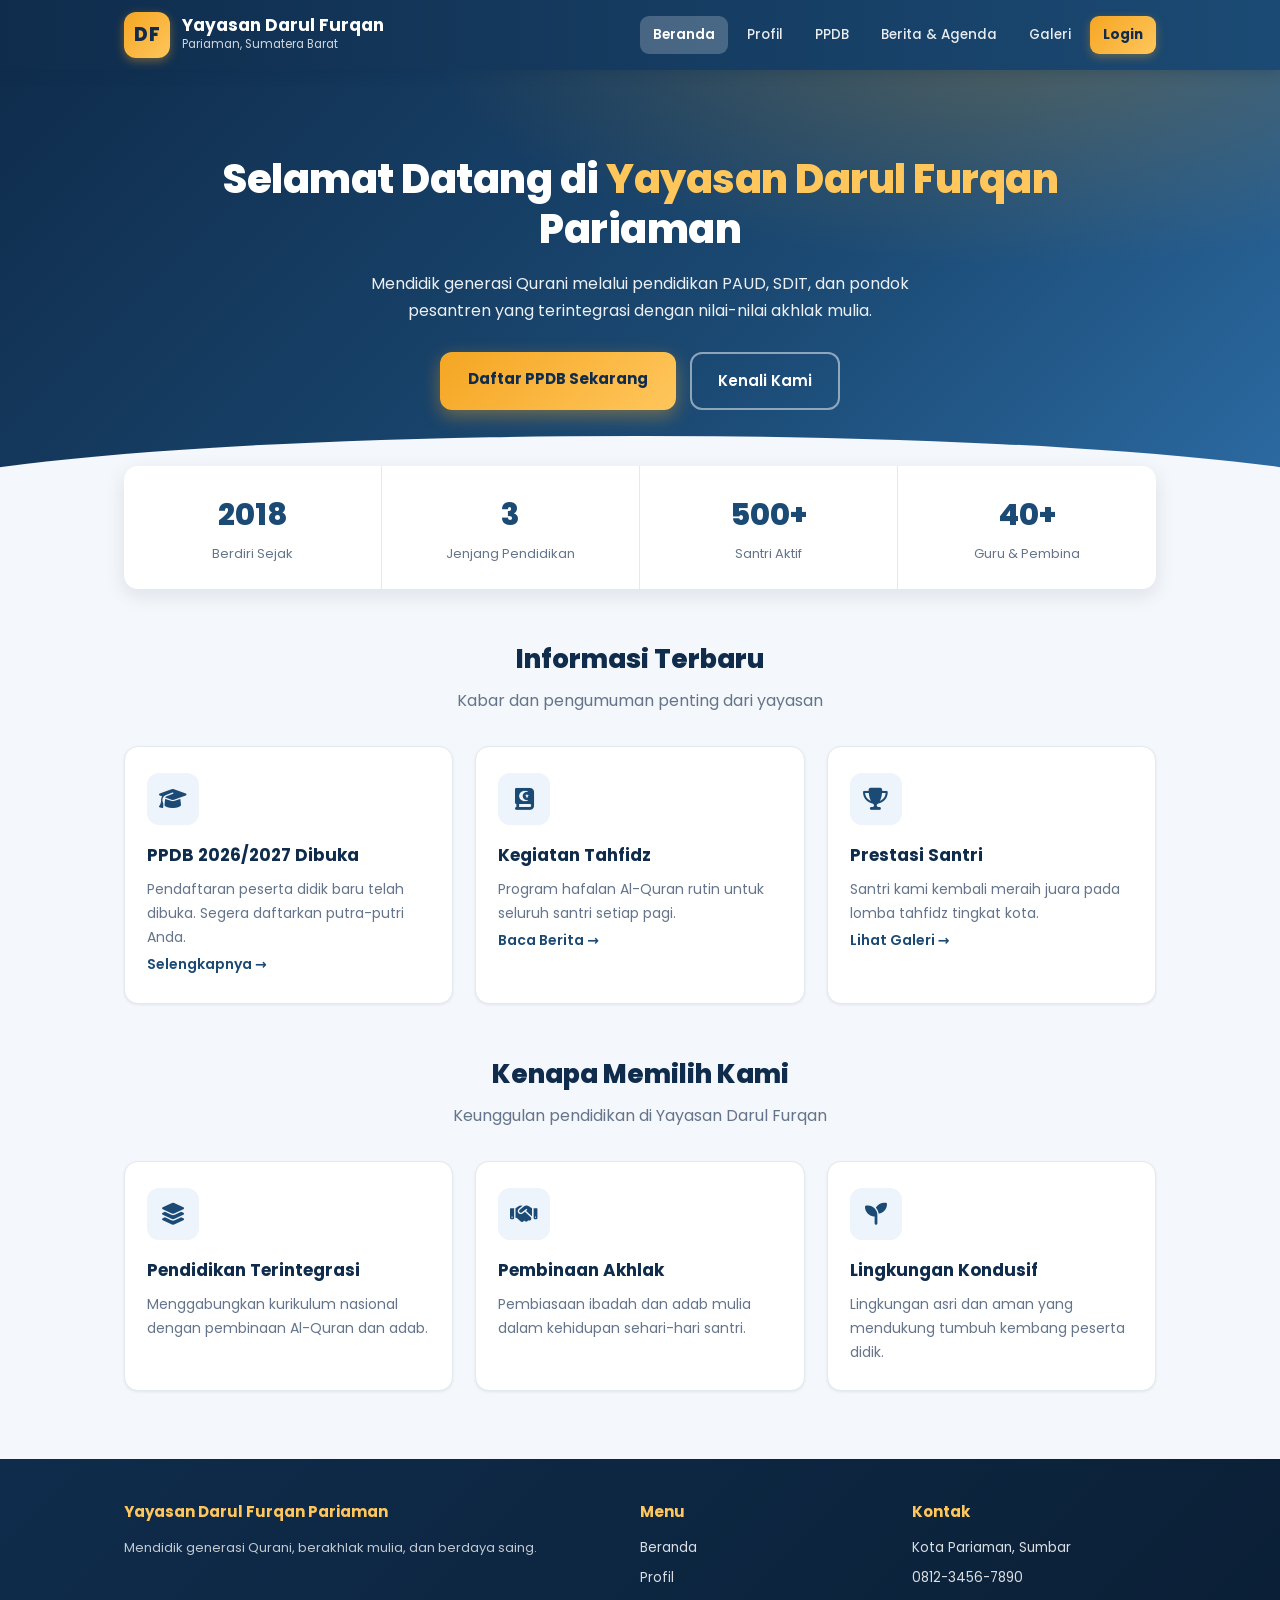
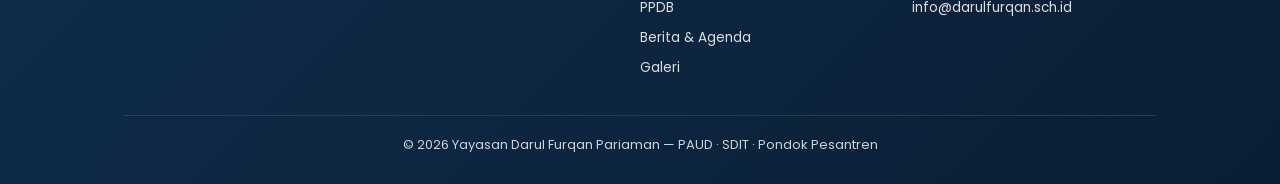
<file: index.html>
<!DOCTYPE html>
<html lang="id">
<head>
<meta charset="UTF-8">
<meta name="viewport" content="width=device-width, initial-scale=1.0">
<title>Yayasan Darul Furqan Pariaman</title>
<link rel="preconnect" href="https://fonts.googleapis.com">
<link rel="preconnect" href="https://fonts.gstatic.com" crossorigin>
<link href="https://fonts.googleapis.com/css2?family=Poppins:wght@400;500;600;700;800&display=swap" rel="stylesheet">
<link rel="stylesheet" href="https://cdnjs.cloudflare.com/ajax/libs/font-awesome/6.5.1/css/all.min.css">
<link rel="stylesheet" href="style.css">
</head>
<body>
<header class="topbar">
  <div class="container topbar-inner">
    <div class="brand">
      <span class="logo">DF</span>
      <div>
        <div class="brand-name">Yayasan Darul Furqan</div>
        <div class="brand-sub">Pariaman, Sumatera Barat</div>
      </div>
    </div>
    <nav class="nav">
      <a href="index.html" class="active">Beranda</a>
      <a href="profil.html">Profil</a>
      <a href="ppdb.html">PPDB</a>
      <a href="berita.html">Berita &amp; Agenda</a>
      <a href="galeri.html">Galeri</a>
      <a href="login.html" class="btn-login">Login</a>
    </nav>
  </div>
</header>

<section class="hero">
  <div class="container">
    <h1>Selamat Datang di <span class="hl">Yayasan Darul Furqan</span> Pariaman</h1>
    <p>Mendidik generasi Qurani melalui pendidikan PAUD, SDIT, dan pondok pesantren yang terintegrasi dengan nilai-nilai akhlak mulia.</p>
    <div class="hero-actions">
      <a href="ppdb.html" class="btn-primary">Daftar PPDB Sekarang</a>
      <a href="profil.html" class="btn-ghost">Kenali Kami</a>
    </div>
  </div>
</section>

<section class="container">
  <div class="stats">
    <div class="stat"><div class="num">2018</div><div class="lbl">Berdiri Sejak</div></div>
    <div class="stat"><div class="num">3</div><div class="lbl">Jenjang Pendidikan</div></div>
    <div class="stat"><div class="num">500+</div><div class="lbl">Santri Aktif</div></div>
    <div class="stat"><div class="num">40+</div><div class="lbl">Guru &amp; Pembina</div></div>
  </div>
</section>

<section class="section">
  <div class="container">
    <div class="section-head">
      <h2>Informasi Terbaru</h2>
      <p class="sub">Kabar dan pengumuman penting dari yayasan</p>
    </div>
    <div class="card-row">
      <div class="card">
        <div class="icon"><i class="fa-solid fa-graduation-cap"></i></div>
        <h3>PPDB 2026/2027 Dibuka</h3>
        <p>Pendaftaran peserta didik baru telah dibuka. Segera daftarkan putra-putri Anda.</p>
        <a href="ppdb.html">Selengkapnya →</a>
      </div>
      <div class="card">
        <div class="icon"><i class="fa-solid fa-book-quran"></i></div>
        <h3>Kegiatan Tahfidz</h3>
        <p>Program hafalan Al-Quran rutin untuk seluruh santri setiap pagi.</p>
        <a href="berita.html">Baca Berita →</a>
      </div>
      <div class="card">
        <div class="icon"><i class="fa-solid fa-trophy"></i></div>
        <h3>Prestasi Santri</h3>
        <p>Santri kami kembali meraih juara pada lomba tahfidz tingkat kota.</p>
        <a href="galeri.html">Lihat Galeri →</a>
      </div>
    </div>
  </div>
</section>

<section class="section" style="padding-top:0;">
  <div class="container">
    <div class="section-head">
      <h2>Kenapa Memilih Kami</h2>
      <p class="sub">Keunggulan pendidikan di Yayasan Darul Furqan</p>
    </div>
    <div class="card-row">
      <div class="card">
        <div class="icon"><i class="fa-solid fa-layer-group"></i></div>
        <h4>Pendidikan Terintegrasi</h4>
        <p>Menggabungkan kurikulum nasional dengan pembinaan Al-Quran dan adab.</p>
      </div>
      <div class="card">
        <div class="icon"><i class="fa-solid fa-handshake"></i></div>
        <h4>Pembinaan Akhlak</h4>
        <p>Pembiasaan ibadah dan adab mulia dalam kehidupan sehari-hari santri.</p>
      </div>
      <div class="card">
        <div class="icon"><i class="fa-solid fa-seedling"></i></div>
        <h4>Lingkungan Kondusif</h4>
        <p>Lingkungan asri dan aman yang mendukung tumbuh kembang peserta didik.</p>
      </div>
    </div>
  </div>
</section>

<footer>
  <div class="container">
    <div class="footer-grid">
      <div>
        <h4>Yayasan Darul Furqan Pariaman</h4>
        <p class="muted">Mendidik generasi Qurani, berakhlak mulia, dan berdaya saing.</p>
      </div>
      <div>
        <h4>Menu</h4>
        <a href="index.html">Beranda</a>
        <a href="profil.html">Profil</a>
        <a href="ppdb.html">PPDB</a>
        <a href="berita.html">Berita &amp; Agenda</a>
        <a href="galeri.html">Galeri</a>
      </div>
      <div>
        <h4>Kontak</h4>
        <a href="#">Kota Pariaman, Sumbar</a>
        <a href="#">0812-3456-7890</a>
        <a href="#">info@darulfurqan.sch.id</a>
      </div>
    </div>
    <div class="footer-bottom">
      © 2026 Yayasan Darul Furqan Pariaman — PAUD · SDIT · Pondok Pesantren
    </div>
  </div>
</footer>
</body>
</html>
</file>
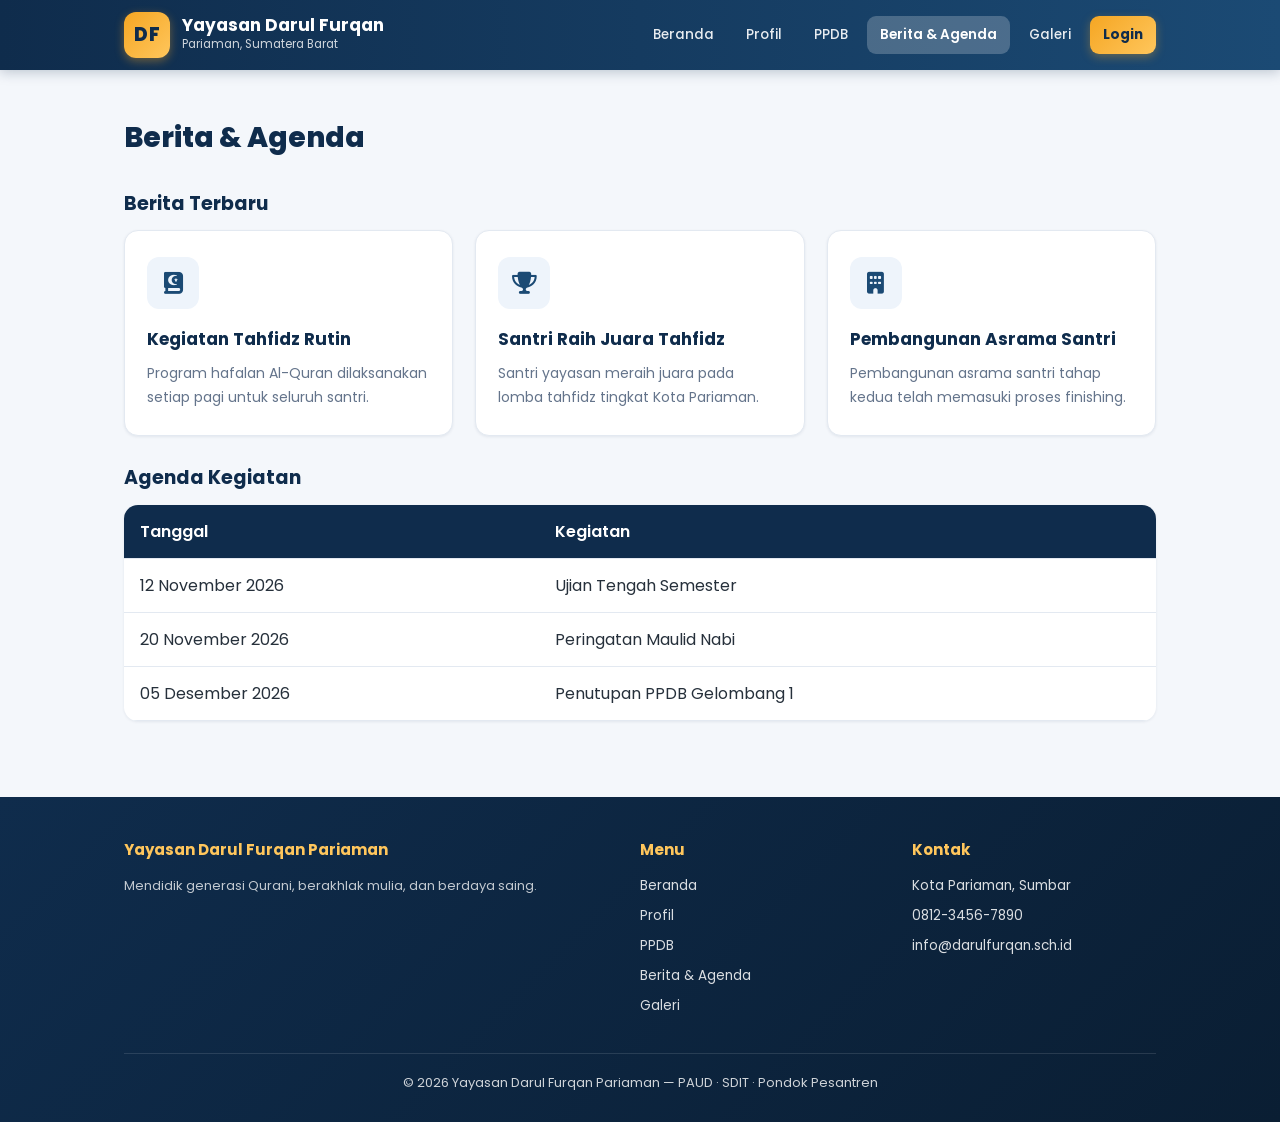
<file: berita.html>
<!DOCTYPE html>
<html lang="id">
<head>
<meta charset="UTF-8">
<meta name="viewport" content="width=device-width, initial-scale=1.0">
<title>Berita & Agenda — Yayasan Darul Furqan Pariaman</title>
<link rel="preconnect" href="https://fonts.googleapis.com">
<link rel="preconnect" href="https://fonts.gstatic.com" crossorigin>
<link href="https://fonts.googleapis.com/css2?family=Poppins:wght@400;500;600;700;800&display=swap" rel="stylesheet">
<link rel="stylesheet" href="https://cdnjs.cloudflare.com/ajax/libs/font-awesome/6.5.1/css/all.min.css">
<link rel="stylesheet" href="style.css">
</head>
<body>
<header class="topbar">
  <div class="container topbar-inner">
    <div class="brand">
      <span class="logo">DF</span>
      <div>
        <div class="brand-name">Yayasan Darul Furqan</div>
        <div class="brand-sub">Pariaman, Sumatera Barat</div>
      </div>
    </div>
    <nav class="nav">
      <a href="index.html">Beranda</a>
      <a href="profil.html">Profil</a>
      <a href="ppdb.html">PPDB</a>
      <a href="berita.html" class="active">Berita &amp; Agenda</a>
      <a href="galeri.html">Galeri</a>
      <a href="login.html" class="btn-login">Login</a>
    </nav>
  </div>
</header>

<section class="page">
  <div class="container">
    <h2>Berita &amp; Agenda</h2>

    <h3>Berita Terbaru</h3>
    <div class="card-row">
      <div class="card">
        <div class="icon"><i class="fa-solid fa-book-quran"></i></div>
        <h4>Kegiatan Tahfidz Rutin</h4>
        <p>Program hafalan Al-Quran dilaksanakan setiap pagi untuk seluruh santri.</p>
      </div>
      <div class="card">
        <div class="icon"><i class="fa-solid fa-trophy"></i></div>
        <h4>Santri Raih Juara Tahfidz</h4>
        <p>Santri yayasan meraih juara pada lomba tahfidz tingkat Kota Pariaman.</p>
      </div>
      <div class="card">
        <div class="icon"><i class="fa-solid fa-building"></i></div>
        <h4>Pembangunan Asrama Santri</h4>
        <p>Pembangunan asrama santri tahap kedua telah memasuki proses finishing.</p>
      </div>
    </div>

    <h3>Agenda Kegiatan</h3>
    <table class="table">
      <thead>
        <tr><th>Tanggal</th><th>Kegiatan</th></tr>
      </thead>
      <tbody>
        <tr><td>12 November 2026</td><td>Ujian Tengah Semester</td></tr>
        <tr><td>20 November 2026</td><td>Peringatan Maulid Nabi</td></tr>
        <tr><td>05 Desember 2026</td><td>Penutupan PPDB Gelombang 1</td></tr>
      </tbody>
    </table>
  </div>
</section>

<footer>
  <div class="container">
    <div class="footer-grid">
      <div><h4>Yayasan Darul Furqan Pariaman</h4><p class="muted">Mendidik generasi Qurani, berakhlak mulia, dan berdaya saing.</p></div>
      <div><h4>Menu</h4><a href="index.html">Beranda</a><a href="profil.html">Profil</a><a href="ppdb.html">PPDB</a><a href="berita.html">Berita &amp; Agenda</a><a href="galeri.html">Galeri</a></div>
      <div><h4>Kontak</h4><a href="#">Kota Pariaman, Sumbar</a><a href="#">0812-3456-7890</a><a href="#">info@darulfurqan.sch.id</a></div>
    </div>
    <div class="footer-bottom">© 2026 Yayasan Darul Furqan Pariaman — PAUD · SDIT · Pondok Pesantren</div>
  </div>
</footer>
</body>
</html>
</file>
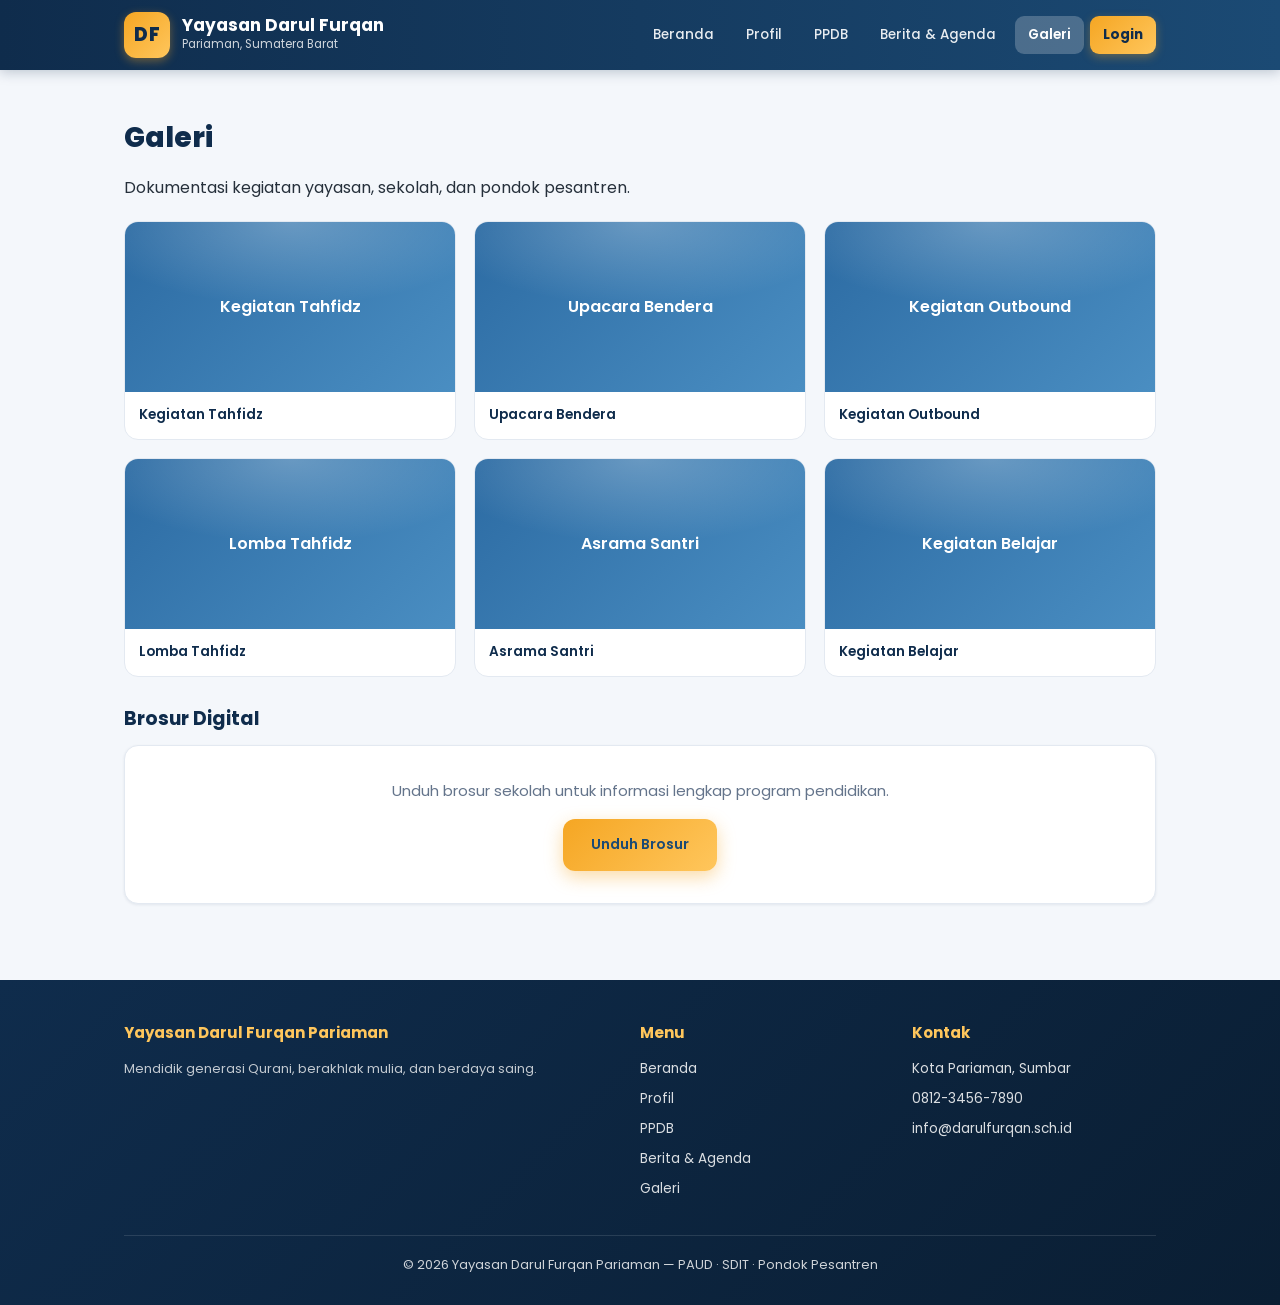
<file: galeri.html>
<!DOCTYPE html>
<html lang="id">
<head>
<meta charset="UTF-8">
<meta name="viewport" content="width=device-width, initial-scale=1.0">
<title>Galeri — Yayasan Darul Furqan Pariaman</title>
<link rel="preconnect" href="https://fonts.googleapis.com">
<link rel="preconnect" href="https://fonts.gstatic.com" crossorigin>
<link href="https://fonts.googleapis.com/css2?family=Poppins:wght@400;500;600;700;800&display=swap" rel="stylesheet">
<link rel="stylesheet" href="https://cdnjs.cloudflare.com/ajax/libs/font-awesome/6.5.1/css/all.min.css">
<link rel="stylesheet" href="style.css">
</head>
<body>
<header class="topbar">
  <div class="container topbar-inner">
    <div class="brand">
      <span class="logo">DF</span>
      <div>
        <div class="brand-name">Yayasan Darul Furqan</div>
        <div class="brand-sub">Pariaman, Sumatera Barat</div>
      </div>
    </div>
    <nav class="nav">
      <a href="index.html">Beranda</a>
      <a href="profil.html">Profil</a>
      <a href="ppdb.html">PPDB</a>
      <a href="berita.html">Berita &amp; Agenda</a>
      <a href="galeri.html" class="active">Galeri</a>
      <a href="login.html" class="btn-login">Login</a>
    </nav>
  </div>
</header>

<section class="page">
  <div class="container">
    <h2>Galeri</h2>
    <p>Dokumentasi kegiatan yayasan, sekolah, dan pondok pesantren.</p>

    <div class="gallery">
      <div class="gallery-item"><div class="gallery-ph">Kegiatan Tahfidz</div><div class="gallery-cap">Kegiatan Tahfidz</div></div>
      <div class="gallery-item"><div class="gallery-ph">Upacara Bendera</div><div class="gallery-cap">Upacara Bendera</div></div>
      <div class="gallery-item"><div class="gallery-ph">Kegiatan Outbound</div><div class="gallery-cap">Kegiatan Outbound</div></div>
      <div class="gallery-item"><div class="gallery-ph">Lomba Tahfidz</div><div class="gallery-cap">Lomba Tahfidz</div></div>
      <div class="gallery-item"><div class="gallery-ph">Asrama Santri</div><div class="gallery-cap">Asrama Santri</div></div>
      <div class="gallery-item"><div class="gallery-ph">Kegiatan Belajar</div><div class="gallery-cap">Kegiatan Belajar</div></div>
    </div>

    <h3>Brosur Digital</h3>
    <div class="card" style="text-align:center; padding:32px;">
      <p style="font-size:15px; margin-bottom:16px;">Unduh brosur sekolah untuk informasi lengkap program pendidikan.</p>
      <a href="#" class="btn-primary">Unduh Brosur</a>
    </div>
  </div>
</section>

<footer>
  <div class="container">
    <div class="footer-grid">
      <div><h4>Yayasan Darul Furqan Pariaman</h4><p class="muted">Mendidik generasi Qurani, berakhlak mulia, dan berdaya saing.</p></div>
      <div><h4>Menu</h4><a href="index.html">Beranda</a><a href="profil.html">Profil</a><a href="ppdb.html">PPDB</a><a href="berita.html">Berita &amp; Agenda</a><a href="galeri.html">Galeri</a></div>
      <div><h4>Kontak</h4><a href="#">Kota Pariaman, Sumbar</a><a href="#">0812-3456-7890</a><a href="#">info@darulfurqan.sch.id</a></div>
    </div>
    <div class="footer-bottom">© 2026 Yayasan Darul Furqan Pariaman — PAUD · SDIT · Pondok Pesantren</div>
  </div>
</footer>
</body>
</html>
</file>
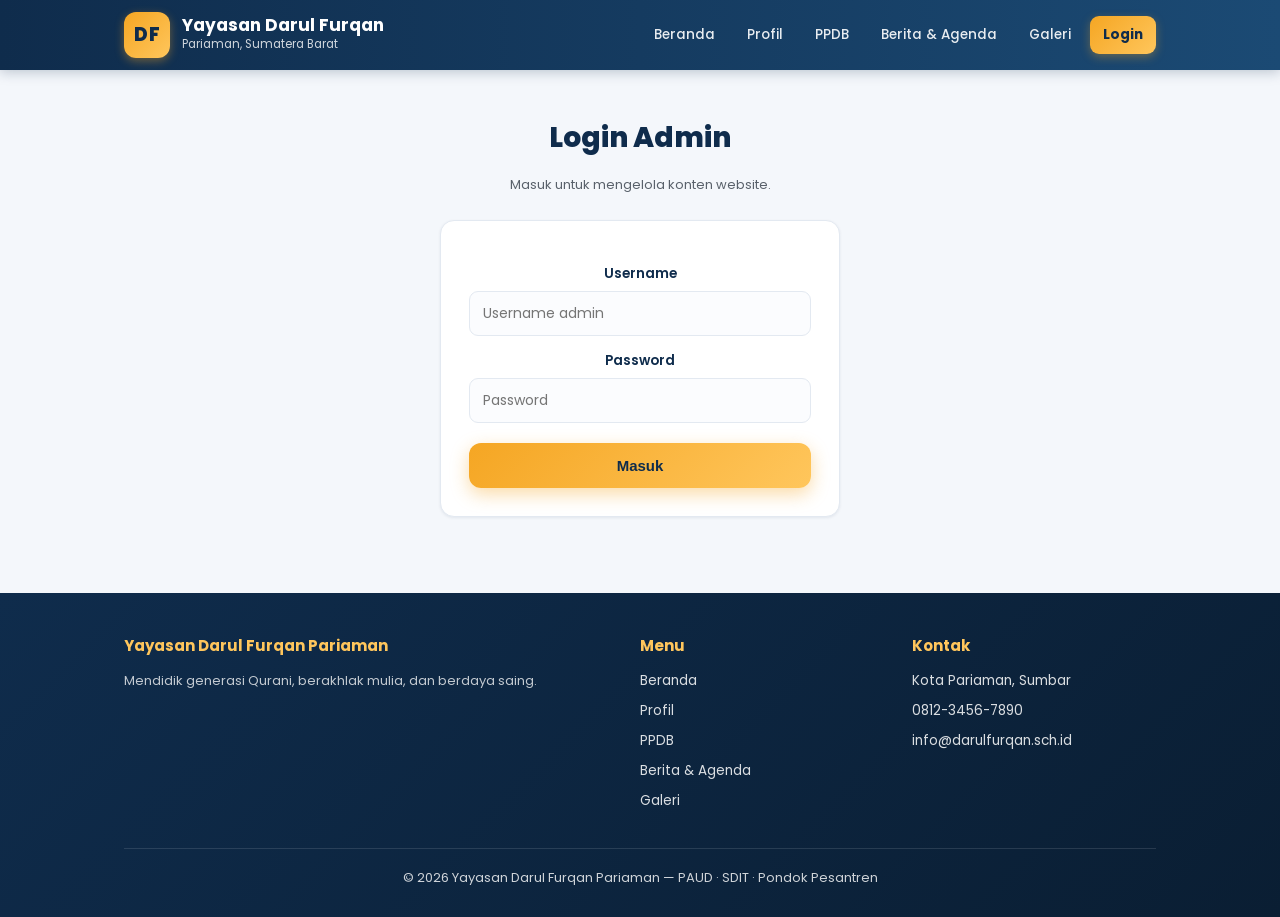
<file: login.html>
<!DOCTYPE html>
<html lang="id">
<head>
<meta charset="UTF-8">
<meta name="viewport" content="width=device-width, initial-scale=1.0">
<title>Login Admin — Yayasan Darul Furqan Pariaman</title>
<link rel="preconnect" href="https://fonts.googleapis.com">
<link rel="preconnect" href="https://fonts.gstatic.com" crossorigin>
<link href="https://fonts.googleapis.com/css2?family=Poppins:wght@400;500;600;700;800&display=swap" rel="stylesheet">
<link rel="stylesheet" href="https://cdnjs.cloudflare.com/ajax/libs/font-awesome/6.5.1/css/all.min.css">
<link rel="stylesheet" href="style.css">
</head>
<body>
<header class="topbar">
  <div class="container topbar-inner">
    <div class="brand">
      <span class="logo">DF</span>
      <div>
        <div class="brand-name">Yayasan Darul Furqan</div>
        <div class="brand-sub">Pariaman, Sumatera Barat</div>
      </div>
    </div>
    <nav class="nav">
      <a href="index.html">Beranda</a>
      <a href="profil.html">Profil</a>
      <a href="ppdb.html">PPDB</a>
      <a href="berita.html">Berita &amp; Agenda</a>
      <a href="galeri.html">Galeri</a>
      <a href="login.html" class="btn-login active">Login</a>
    </nav>
  </div>
</header>

<section class="page login-page">
  <div class="container">
    <h2>Login Admin</h2>
    <p class="muted" style="margin-bottom:24px;">Masuk untuk mengelola konten website.</p>
    <form class="form login-form">
      <label>Username</label>
      <input type="text" placeholder="Username admin">

      <label>Password</label>
      <input type="password" placeholder="Password">

      <button type="button" class="btn-primary">Masuk</button>
    </form>
  </div>
</section>

<footer>
  <div class="container">
    <div class="footer-grid">
      <div><h4>Yayasan Darul Furqan Pariaman</h4><p class="muted">Mendidik generasi Qurani, berakhlak mulia, dan berdaya saing.</p></div>
      <div><h4>Menu</h4><a href="index.html">Beranda</a><a href="profil.html">Profil</a><a href="ppdb.html">PPDB</a><a href="berita.html">Berita &amp; Agenda</a><a href="galeri.html">Galeri</a></div>
      <div><h4>Kontak</h4><a href="#">Kota Pariaman, Sumbar</a><a href="#">0812-3456-7890</a><a href="#">info@darulfurqan.sch.id</a></div>
    </div>
    <div class="footer-bottom">© 2026 Yayasan Darul Furqan Pariaman — PAUD · SDIT · Pondok Pesantren</div>
  </div>
</footer>
</body>
</html>
</file>
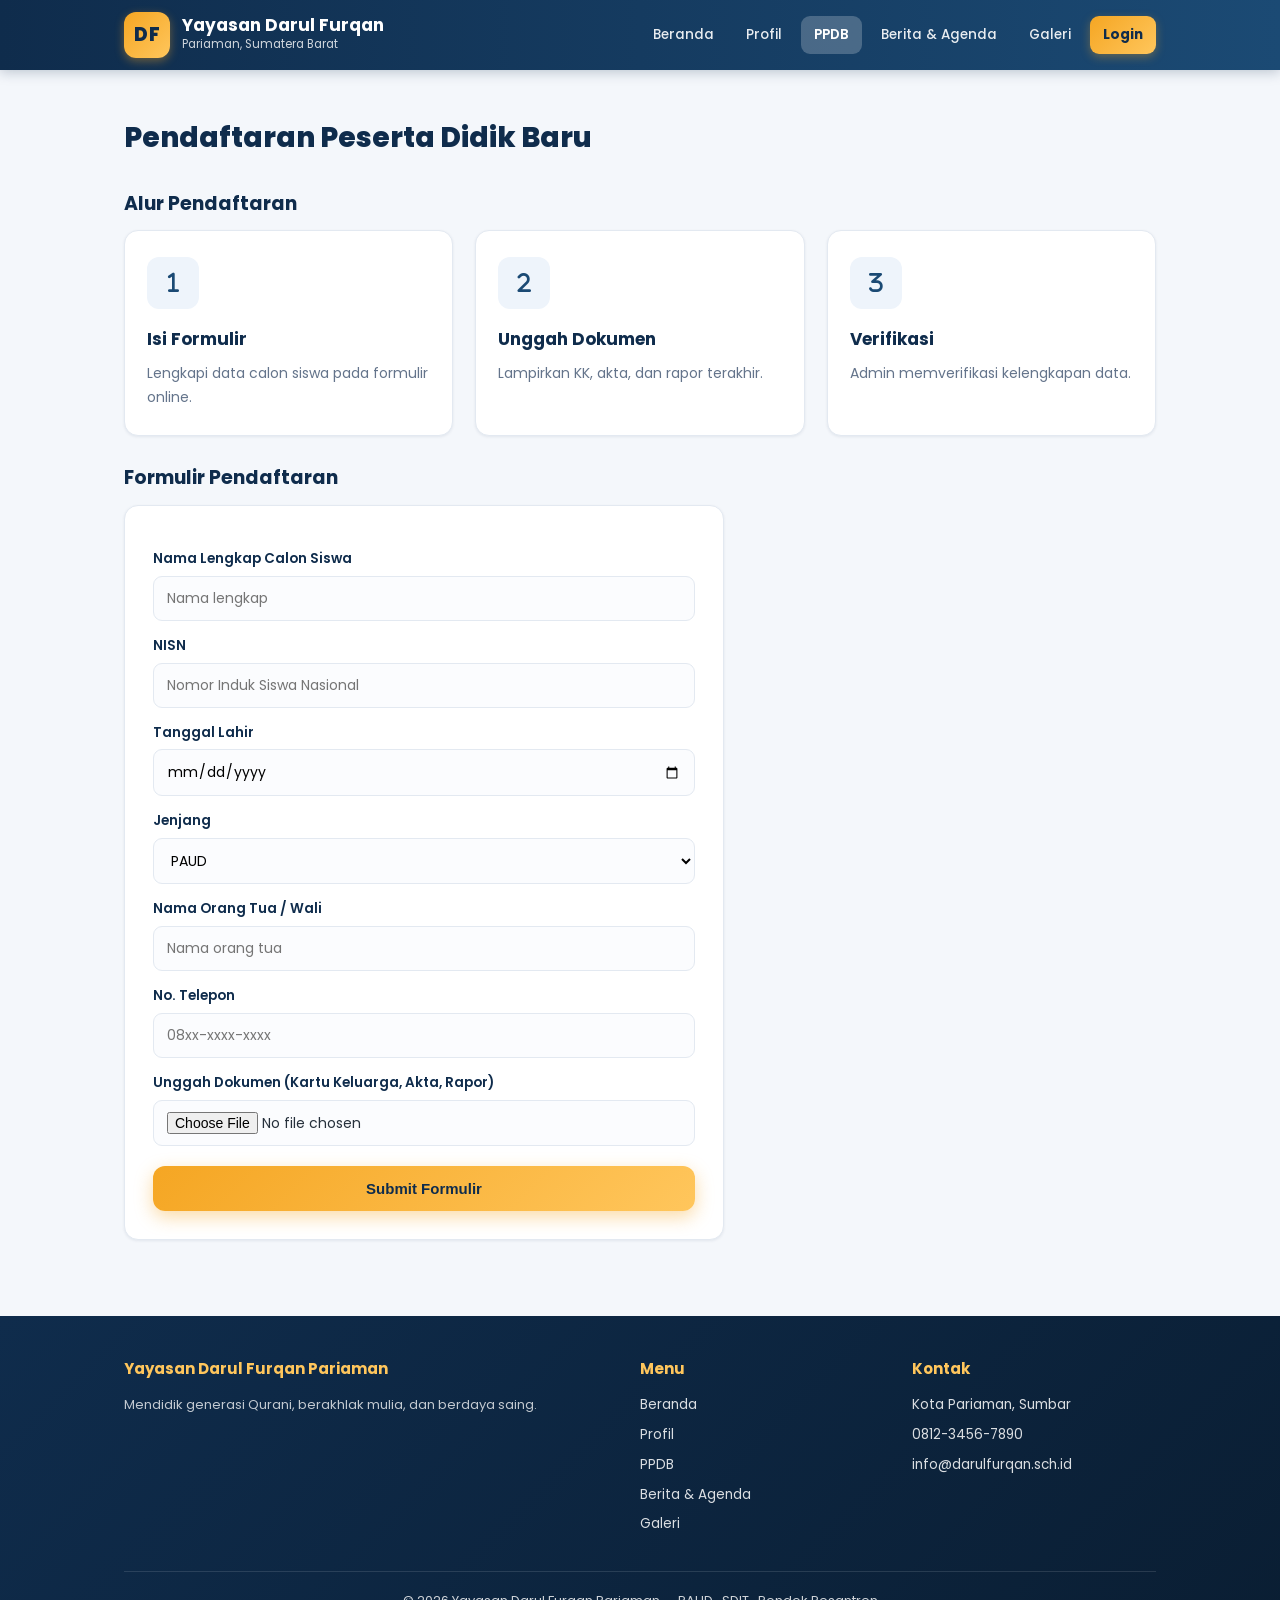
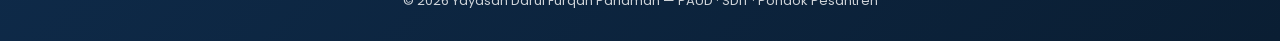
<file: ppdb.html>
<!DOCTYPE html>
<html lang="id">
<head>
<meta charset="UTF-8">
<meta name="viewport" content="width=device-width, initial-scale=1.0">
<title>PPDB — Yayasan Darul Furqan Pariaman</title>
<link rel="preconnect" href="https://fonts.googleapis.com">
<link rel="preconnect" href="https://fonts.gstatic.com" crossorigin>
<link href="https://fonts.googleapis.com/css2?family=Poppins:wght@400;500;600;700;800&display=swap" rel="stylesheet">
<link rel="stylesheet" href="https://cdnjs.cloudflare.com/ajax/libs/font-awesome/6.5.1/css/all.min.css">
<link rel="stylesheet" href="style.css">
</head>
<body>
<header class="topbar">
  <div class="container topbar-inner">
    <div class="brand">
      <span class="logo">DF</span>
      <div>
        <div class="brand-name">Yayasan Darul Furqan</div>
        <div class="brand-sub">Pariaman, Sumatera Barat</div>
      </div>
    </div>
    <nav class="nav">
      <a href="index.html">Beranda</a>
      <a href="profil.html">Profil</a>
      <a href="ppdb.html" class="active">PPDB</a>
      <a href="berita.html">Berita &amp; Agenda</a>
      <a href="galeri.html">Galeri</a>
      <a href="login.html" class="btn-login">Login</a>
    </nav>
  </div>
</header>

<section class="page">
  <div class="container">
    <h2>Pendaftaran Peserta Didik Baru</h2>

    <h3>Alur Pendaftaran</h3>
    <div class="card-row" style="margin-bottom:24px;">
      <div class="card"><div class="icon"><i class="fa-solid fa-1"></i></div><h4>Isi Formulir</h4><p>Lengkapi data calon siswa pada formulir online.</p></div>
      <div class="card"><div class="icon"><i class="fa-solid fa-2"></i></div><h4>Unggah Dokumen</h4><p>Lampirkan KK, akta, dan rapor terakhir.</p></div>
      <div class="card"><div class="icon"><i class="fa-solid fa-3"></i></div><h4>Verifikasi</h4><p>Admin memverifikasi kelengkapan data.</p></div>
    </div>

    <h3>Formulir Pendaftaran</h3>
    <form class="form">
      <label>Nama Lengkap Calon Siswa</label>
      <input type="text" placeholder="Nama lengkap">

      <label>NISN</label>
      <input type="text" placeholder="Nomor Induk Siswa Nasional">

      <label>Tanggal Lahir</label>
      <input type="date">

      <label>Jenjang</label>
      <select>
        <option>PAUD</option>
        <option>SDIT</option>
        <option>Pondok Pesantren</option>
      </select>

      <label>Nama Orang Tua / Wali</label>
      <input type="text" placeholder="Nama orang tua">

      <label>No. Telepon</label>
      <input type="text" placeholder="08xx-xxxx-xxxx">

      <label>Unggah Dokumen (Kartu Keluarga, Akta, Rapor)</label>
      <input type="file">

      <button type="button" class="btn-primary">Submit Formulir</button>
    </form>
  </div>
</section>

<footer>
  <div class="container">
    <div class="footer-grid">
      <div><h4>Yayasan Darul Furqan Pariaman</h4><p class="muted">Mendidik generasi Qurani, berakhlak mulia, dan berdaya saing.</p></div>
      <div><h4>Menu</h4><a href="index.html">Beranda</a><a href="profil.html">Profil</a><a href="ppdb.html">PPDB</a><a href="berita.html">Berita &amp; Agenda</a><a href="galeri.html">Galeri</a></div>
      <div><h4>Kontak</h4><a href="#">Kota Pariaman, Sumbar</a><a href="#">0812-3456-7890</a><a href="#">info@darulfurqan.sch.id</a></div>
    </div>
    <div class="footer-bottom">© 2026 Yayasan Darul Furqan Pariaman — PAUD · SDIT · Pondok Pesantren</div>
  </div>
</footer>
</body>
</html>
</file>
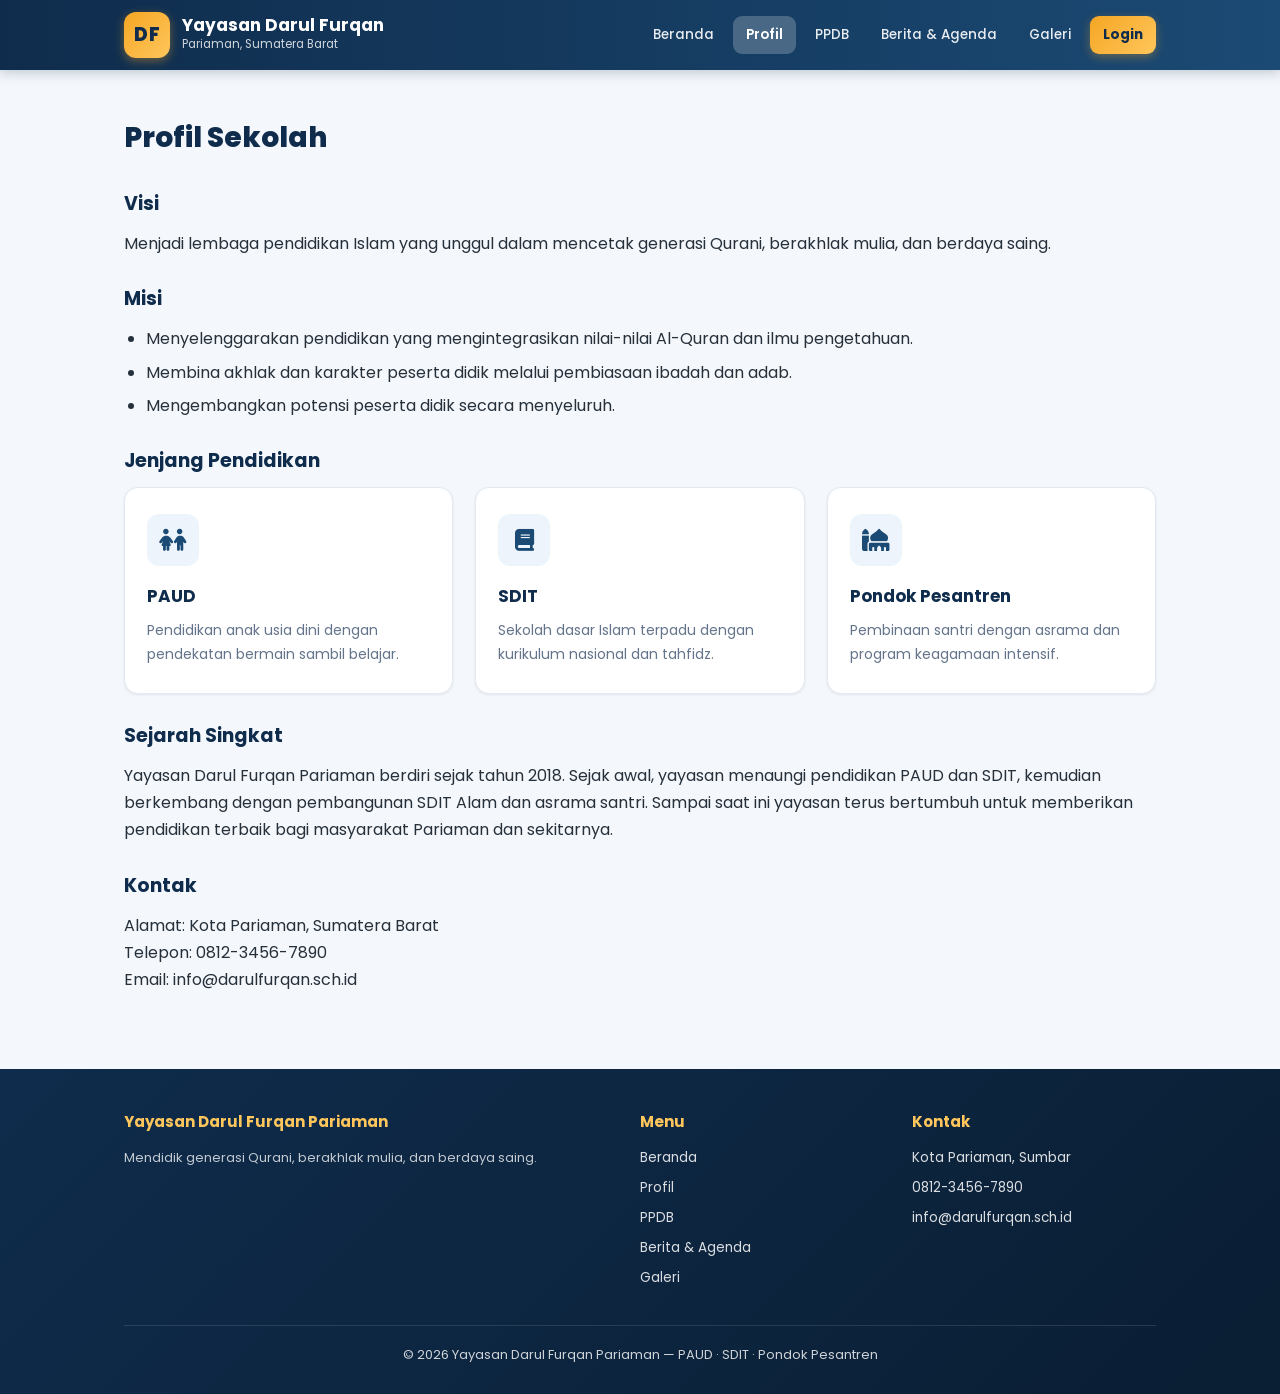
<file: profil.html>
<!DOCTYPE html>
<html lang="id">
<head>
<meta charset="UTF-8">
<meta name="viewport" content="width=device-width, initial-scale=1.0">
<title>Profil — Yayasan Darul Furqan Pariaman</title>
<link rel="preconnect" href="https://fonts.googleapis.com">
<link rel="preconnect" href="https://fonts.gstatic.com" crossorigin>
<link href="https://fonts.googleapis.com/css2?family=Poppins:wght@400;500;600;700;800&display=swap" rel="stylesheet">
<link rel="stylesheet" href="https://cdnjs.cloudflare.com/ajax/libs/font-awesome/6.5.1/css/all.min.css">
<link rel="stylesheet" href="style.css">
</head>
<body>
<header class="topbar">
  <div class="container topbar-inner">
    <div class="brand">
      <span class="logo">DF</span>
      <div>
        <div class="brand-name">Yayasan Darul Furqan</div>
        <div class="brand-sub">Pariaman, Sumatera Barat</div>
      </div>
    </div>
    <nav class="nav">
      <a href="index.html">Beranda</a>
      <a href="profil.html" class="active">Profil</a>
      <a href="ppdb.html">PPDB</a>
      <a href="berita.html">Berita &amp; Agenda</a>
      <a href="galeri.html">Galeri</a>
      <a href="login.html" class="btn-login">Login</a>
    </nav>
  </div>
</header>

<section class="page">
  <div class="container">
    <h2>Profil Sekolah</h2>

    <h3>Visi</h3>
    <p>Menjadi lembaga pendidikan Islam yang unggul dalam mencetak generasi Qurani, berakhlak mulia, dan berdaya saing.</p>

    <h3>Misi</h3>
    <ul>
      <li>Menyelenggarakan pendidikan yang mengintegrasikan nilai-nilai Al-Quran dan ilmu pengetahuan.</li>
      <li>Membina akhlak dan karakter peserta didik melalui pembiasaan ibadah dan adab.</li>
      <li>Mengembangkan potensi peserta didik secara menyeluruh.</li>
    </ul>

    <h3>Jenjang Pendidikan</h3>
    <div class="card-row">
      <div class="card"><div class="icon"><i class="fa-solid fa-children"></i></div><h4>PAUD</h4><p>Pendidikan anak usia dini dengan pendekatan bermain sambil belajar.</p></div>
      <div class="card"><div class="icon"><i class="fa-solid fa-book"></i></div><h4>SDIT</h4><p>Sekolah dasar Islam terpadu dengan kurikulum nasional dan tahfidz.</p></div>
      <div class="card"><div class="icon"><i class="fa-solid fa-mosque"></i></div><h4>Pondok Pesantren</h4><p>Pembinaan santri dengan asrama dan program keagamaan intensif.</p></div>
    </div>

    <h3>Sejarah Singkat</h3>
    <p>Yayasan Darul Furqan Pariaman berdiri sejak tahun 2018. Sejak awal, yayasan menaungi pendidikan PAUD dan SDIT, kemudian berkembang dengan pembangunan SDIT Alam dan asrama santri. Sampai saat ini yayasan terus bertumbuh untuk memberikan pendidikan terbaik bagi masyarakat Pariaman dan sekitarnya.</p>

    <h3>Kontak</h3>
    <p>Alamat: Kota Pariaman, Sumatera Barat<br>
    Telepon: 0812-3456-7890<br>
    Email: info@darulfurqan.sch.id</p>
  </div>
</section>

<footer>
  <div class="container">
    <div class="footer-grid">
      <div><h4>Yayasan Darul Furqan Pariaman</h4><p class="muted">Mendidik generasi Qurani, berakhlak mulia, dan berdaya saing.</p></div>
      <div><h4>Menu</h4><a href="index.html">Beranda</a><a href="profil.html">Profil</a><a href="ppdb.html">PPDB</a><a href="berita.html">Berita &amp; Agenda</a><a href="galeri.html">Galeri</a></div>
      <div><h4>Kontak</h4><a href="#">Kota Pariaman, Sumbar</a><a href="#">0812-3456-7890</a><a href="#">info@darulfurqan.sch.id</a></div>
    </div>
    <div class="footer-bottom">© 2026 Yayasan Darul Furqan Pariaman — PAUD · SDIT · Pondok Pesantren</div>
  </div>
</footer>
</body>
</html>
</file>
<file: style.css>
* { box-sizing: border-box; margin: 0; padding: 0; }

:root {
  --navy: #0f2c4c;
  --navy-2: #1b4a74;
  --accent: #f5a623;
  --accent-2: #ffc65c;
  --bg: #f4f7fb;
  --card: #ffffff;
  --border: #e3e9f1;
  --text: #26303b;
  --muted: #64748b;
  --green: #2e9e6b;
  --radius: 14px;
  --shadow-sm: 0 1px 3px rgba(15,44,76,.08);
  --shadow: 0 6px 20px rgba(15,44,76,.10);
  --shadow-lg: 0 14px 40px rgba(15,44,76,.16);
}

html { scroll-behavior: smooth; }

body {
  font-family: "Poppins", "Segoe UI", system-ui, -apple-system, sans-serif;
  color: var(--text);
  background: var(--bg);
  line-height: 1.7;
  -webkit-font-smoothing: antialiased;
}

.container { max-width: 1080px; margin: 0 auto; padding: 0 24px; }

/* ===== Topbar ===== */
.topbar {
  background: linear-gradient(90deg, var(--navy), var(--navy-2));
  color: #fff;
  padding: 12px 0;
  position: sticky;
  top: 0;
  z-index: 50;
  box-shadow: 0 2px 12px rgba(15,44,76,.25);
}
.topbar-inner {
  display: flex;
  align-items: center;
  justify-content: space-between;
  gap: 16px;
  flex-wrap: wrap;
}
.brand { display: flex; align-items: center; gap: 12px; }
.logo {
  width: 46px; height: 46px;
  background: linear-gradient(135deg, var(--accent), var(--accent-2));
  color: var(--navy);
  font-weight: 800;
  display: flex; align-items: center; justify-content: center;
  border-radius: 12px;
  font-size: 19px;
  box-shadow: 0 3px 10px rgba(245,166,35,.4);
  letter-spacing: .5px;
}
.brand-name { font-size: 17px; font-weight: 700; line-height: 1.2; }
.brand-sub { font-size: 11.5px; opacity: .8; }

.nav { display: flex; align-items: center; gap: 6px; flex-wrap: wrap; }
.nav a {
  color: rgba(255,255,255,.9);
  text-decoration: none;
  font-size: 13.5px;
  font-weight: 500;
  padding: 8px 13px;
  border-radius: 9px;
  transition: background .2s, color .2s;
}
.nav a:hover { background: rgba(255,255,255,.14); color: #fff; }
.nav a.active { background: rgba(255,255,255,.22); color: #fff; font-weight: 600; }
.nav a.btn-login {
  background: linear-gradient(135deg, var(--accent), var(--accent-2));
  color: var(--navy) !important;
  font-weight: 700;
  box-shadow: 0 3px 10px rgba(245,166,35,.35);
}
.nav a.btn-login:hover { filter: brightness(1.05); }

/* ===== Hero ===== */
.hero {
  position: relative;
  background:
    radial-gradient(1000px 400px at 80% -10%, rgba(245,166,35,.25), transparent 60%),
    linear-gradient(135deg, var(--navy) 0%, var(--navy-2) 60%, #2c6ba3 100%);
  color: #fff;
  padding: 84px 0 96px;
  text-align: center;
  overflow: hidden;
}
.hero::after {
  content: "";
  position: absolute;
  inset: auto 0 0 0;
  height: 70px;
  background: var(--bg);
  clip-path: ellipse(60% 100% at 50% 100%);
}
.hero h1 {
  font-size: clamp(26px, 4vw, 40px);
  font-weight: 800;
  line-height: 1.25;
  margin-bottom: 16px;
  letter-spacing: -.5px;
}
.hero h1 .hl { color: var(--accent-2); }
.hero p {
  font-size: 16px;
  max-width: 620px;
  margin: 0 auto 28px;
  opacity: .92;
}
.hero-actions { display: flex; gap: 14px; justify-content: center; flex-wrap: wrap; }
.btn-primary {
  display: inline-block;
  background: linear-gradient(135deg, var(--accent), var(--accent-2));
  color: var(--navy);
  padding: 14px 28px;
  border-radius: 12px;
  text-decoration: none;
  font-weight: 700;
  font-size: 15px;
  box-shadow: 0 6px 18px rgba(245,166,35,.4);
  transition: transform .15s, box-shadow .15s, filter .15s;
  border: none;
  cursor: pointer;
}
.btn-primary:hover { transform: translateY(-2px); box-shadow: 0 10px 26px rgba(245,166,35,.5); filter: brightness(1.03); }
.btn-ghost {
  display: inline-block;
  color: #fff;
  padding: 14px 26px;
  border-radius: 12px;
  text-decoration: none;
  font-weight: 600;
  font-size: 15px;
  border: 2px solid rgba(255,255,255,.5);
  transition: background .15s, border .15s;
}
.btn-ghost:hover { background: rgba(255,255,255,.12); border-color: #fff; }

/* ===== Stats ===== */
.stats {
  background: var(--card);
  border-radius: var(--radius);
  box-shadow: var(--shadow);
  margin-top: -40px;
  position: relative;
  z-index: 2;
  display: grid;
  grid-template-columns: repeat(4, 1fr);
  gap: 0;
  overflow: hidden;
}
.stat {
  text-align: center;
  padding: 24px 16px;
  border-right: 1px solid var(--border);
}
.stat:last-child { border-right: none; }
.stat .num { font-size: 30px; font-weight: 800; color: var(--navy-2); }
.stat .lbl { font-size: 13px; color: var(--muted); margin-top: 2px; }

/* ===== Section ===== */
.section { padding: 48px 0; }
.section-head { text-align: center; margin-bottom: 32px; }
.section-head h2 { font-size: 26px; font-weight: 800; color: var(--navy); }
.section-head .sub { color: var(--muted); margin-top: 6px; }

/* ===== Cards ===== */
.card-row { display: grid; grid-template-columns: repeat(3, 1fr); gap: 22px; }
.card {
  background: var(--card);
  border: 1px solid var(--border);
  border-radius: var(--radius);
  padding: 26px 22px;
  box-shadow: var(--shadow-sm);
  transition: transform .2s, box-shadow .2s;
  position: relative;
  overflow: hidden;
}
.card:hover { transform: translateY(-5px); box-shadow: var(--shadow); }
.card .icon {
  width: 52px; height: 52px;
  border-radius: 12px;
  display: flex; align-items: center; justify-content: center;
  font-size: 22px;
  margin-bottom: 16px;
  background: #eef4fb;
  color: var(--navy-2);
}
.card .icon i { font-size: 22px; }
.card h3, .card h4 { color: var(--navy); margin-bottom: 8px; font-size: 17px; }
.card p { color: var(--muted); font-size: 14px; }
.card a { color: var(--navy-2); text-decoration: none; font-weight: 600; font-size: 14px; }
.card a:hover { text-decoration: underline; }

/* ===== Page ===== */
.page { padding: 44px 0 56px; }
.page h2 { color: var(--navy); margin-bottom: 12px; font-size: 28px; font-weight: 800; }
.page h3 { color: var(--navy); margin: 26px 0 10px; font-size: 19px; font-weight: 700; }
.page ul, .page ol { margin-left: 22px; margin-bottom: 12px; }
.page li { margin-bottom: 6px; }

/* ===== Form ===== */
.form {
  background: var(--card);
  padding: 28px;
  border-radius: var(--radius);
  border: 1px solid var(--border);
  max-width: 600px;
  box-shadow: var(--shadow-sm);
}
.form label { display: block; font-weight: 600; margin: 14px 0 5px; font-size: 13.5px; color: var(--navy); }
.form input, .form select, .form textarea {
  width: 100%; padding: 11px 13px;
  border: 1.5px solid var(--border);
  border-radius: 9px; font-size: 14px;
  font-family: inherit;
  transition: border .15s, box-shadow .15s;
  background: #fbfcfe;
}
.form input:focus, .form select:focus, .form textarea:focus {
  outline: none;
  border-color: var(--accent);
  box-shadow: 0 0 0 3px rgba(245,166,35,.15);
}
.form .btn-primary { margin-top: 20px; width: 100%; }
.login-form { max-width: 400px; margin: 0 auto; }
.login-page { text-align: center; }

/* ===== Table ===== */
.table { width: 100%; border-collapse: collapse; background: var(--card); border-radius: var(--radius); overflow: hidden; box-shadow: var(--shadow-sm); }
.table th, .table td { border-bottom: 1px solid var(--border); padding: 13px 16px; text-align: left; }
.table th { background: var(--navy); color: #fff; font-weight: 600; }
.table tbody tr:hover { background: #f6f9fd; }

/* ===== Gallery ===== */
.gallery { display: grid; grid-template-columns: repeat(3, 1fr); gap: 18px; margin: 20px 0; }
.gallery-item {
  background: var(--card);
  border: 1px solid var(--border);
  border-radius: var(--radius);
  overflow: hidden;
  transition: transform .2s, box-shadow .2s;
}
.gallery-item:hover { transform: translateY(-4px); box-shadow: var(--shadow); }
.gallery-ph {
  height: 170px;
  background: linear-gradient(135deg, #2c6ba3, #4a8ec2);
  color: #fff;
  display: flex; align-items: center; justify-content: center;
  font-weight: 600;
  position: relative;
}
.gallery-ph::after {
  content: "";
  position: absolute;
  inset: 0;
  background: radial-gradient(300px 120px at 50% 0%, rgba(255,255,255,.25), transparent 70%);
}
.gallery-cap { padding: 12px 14px; font-size: 13.5px; font-weight: 600; color: var(--navy); }

/* ===== Footer ===== */
footer {
  background: linear-gradient(135deg, var(--navy), #0a1e33);
  color: #fff;
  padding: 40px 0 28px;
  margin-top: 20px;
}
.footer-grid { display: grid; grid-template-columns: 2fr 1fr 1fr; gap: 28px; }
.footer-grid h4 { font-size: 15px; margin-bottom: 12px; color: var(--accent-2); }
.footer-grid a { color: rgba(255,255,255,.85); text-decoration: none; font-size: 13.5px; display: block; margin-bottom: 7px; }
.footer-grid a:hover { color: #fff; }
.footer-bottom { text-align: center; margin-top: 28px; padding-top: 18px; border-top: 1px solid rgba(255,255,255,.15); font-size: 13px; opacity: .8; }

.muted { opacity: .75; font-size: 13px; }
.pill { display:inline-block; background:#eef4fb; color:var(--navy-2); padding:3px 11px; border-radius:999px; font-size:12px; font-weight:600; margin-right:6px; }

/* ===== Responsive ===== */
@media (max-width: 800px) {
  .card-row { grid-template-columns: 1fr; }
  .stats { grid-template-columns: repeat(2, 1fr); }
  .stat:nth-child(2) { border-right: none; }
  .gallery { grid-template-columns: repeat(2, 1fr); }
  .footer-grid { grid-template-columns: 1fr; }
  .nav { gap: 3px; }
  .nav a { padding: 7px 9px; font-size: 12.5px; }
}
</file>
